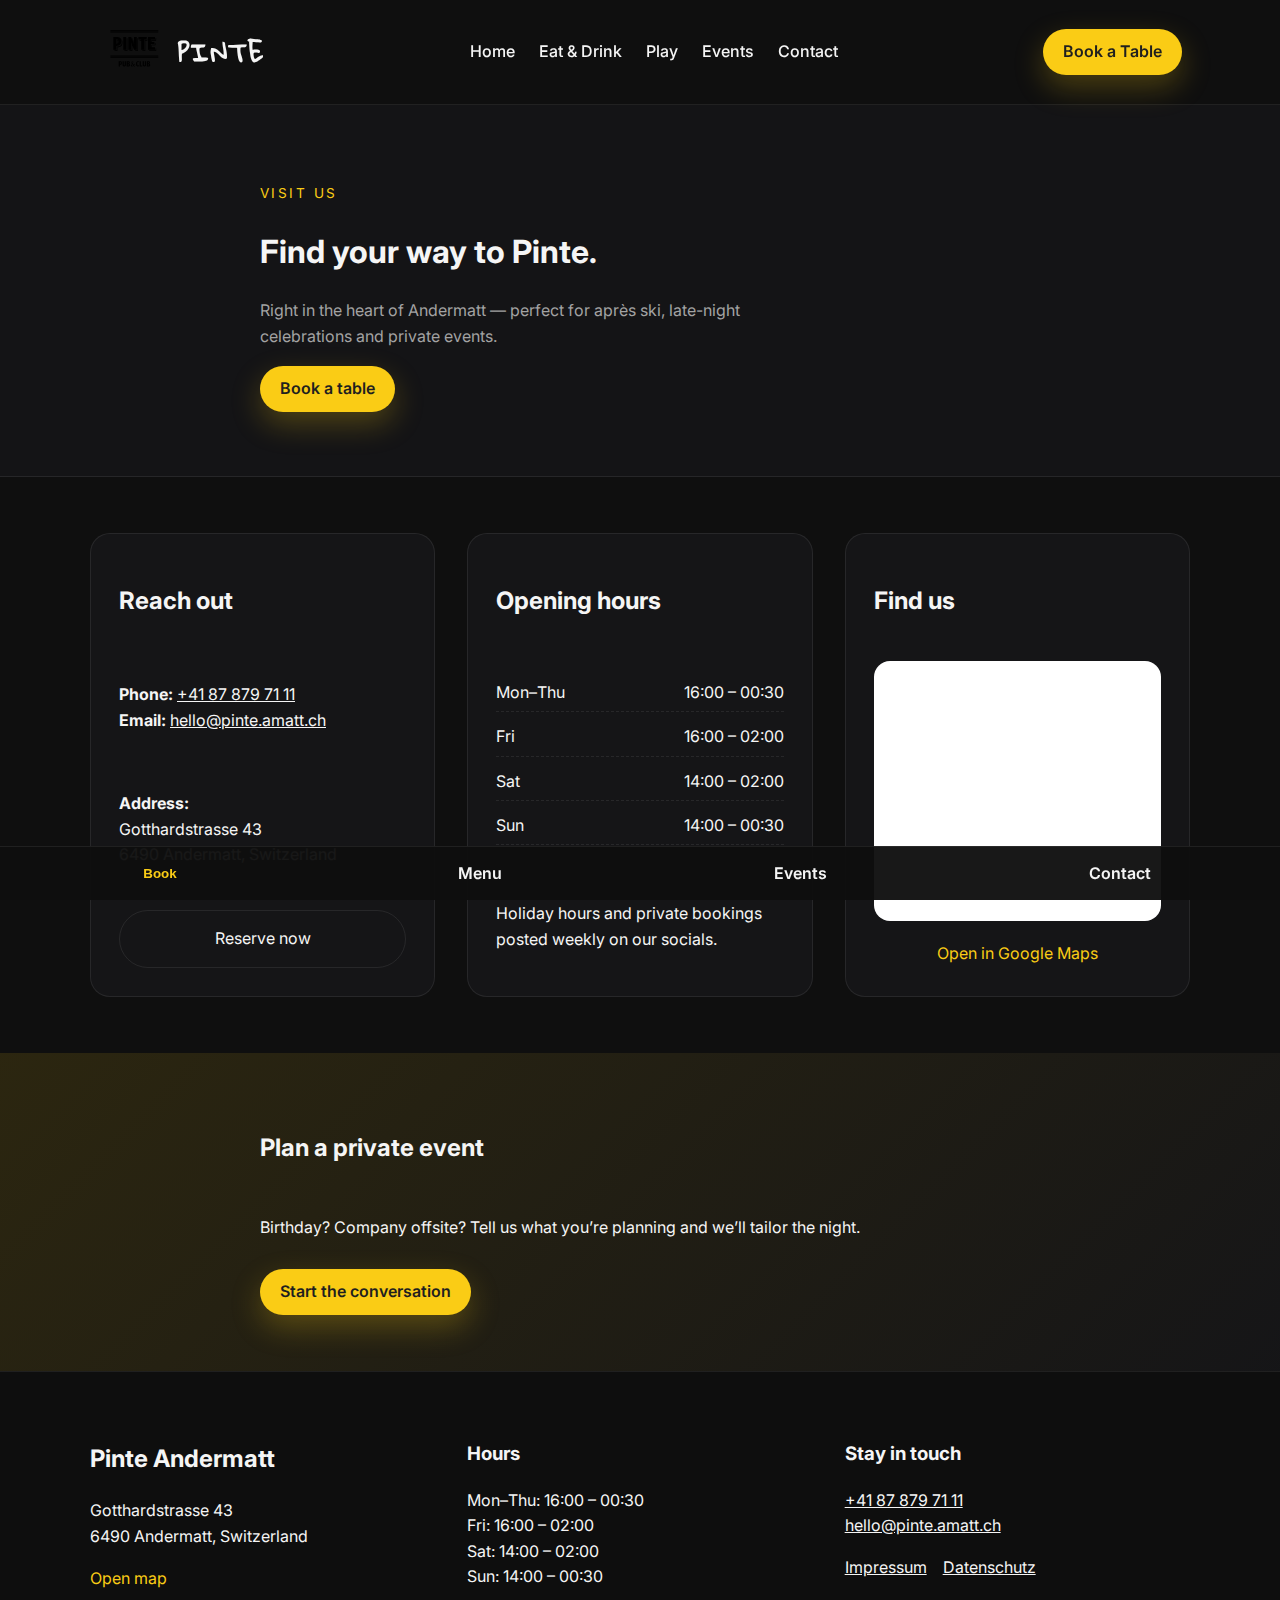
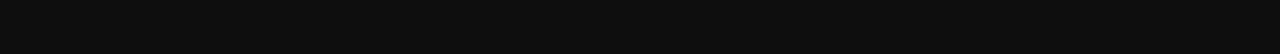
<file: contact.html>
<!DOCTYPE html>
<html lang="en">
<head>
  <meta charset="UTF-8">
  <meta name="viewport" content="width=device-width, initial-scale=1">
  <title>Contact — Visit Pinte Andermatt</title>
  <meta name="description" content="Find directions, opening hours and contact details for Pinte Andermatt. Book a table or plan your private event.">
  <link rel="preconnect" href="https://fonts.googleapis.com">
  <link rel="preconnect" href="https://fonts.gstatic.com" crossorigin>
  <link href="https://fonts.googleapis.com/css2?family=Inter:wght@400;500;600;700&family=Gloria+Hallelujah&display=swap" rel="stylesheet">
  <link rel="canonical" href="https://pinte.amatt.ch/contact.html">
  <link rel="stylesheet" href="style.css">
</head>
<body class="site-body">
  <a class="skip-link" href="#main">Skip to content</a>
  <header class="site-header">
    <div class="container header-inner">
      <a class="brand" href="/">
        <img src="logo.svg" alt="Pinte Andermatt" width="72" height="72" loading="lazy">
        <span class="brand-text">Pinte</span>
      </a>
      <button class="nav-toggle" aria-expanded="false" aria-controls="primary-navigation">
        <span class="sr-only">Toggle navigation</span>
        <span class="nav-toggle-bar"></span>
      </button>
      <nav class="primary-nav" id="primary-navigation" aria-label="Primary">
        <a href="/">Home</a>
        <a href="/menu.html">Eat &amp; Drink</a>
        <a href="/play.html">Play</a>
        <a href="/events.html">Events</a>
        <a href="/contact.html">Contact</a>
      </nav>
      <button class="btn btn-primary" data-booking-trigger>Book a Table</button>
    </div>
  </header>

  <main id="main" class="page page-contact">
    <section class="page-hero">
      <div class="container narrow">
        <p class="eyebrow">Visit us</p>
        <h1>Find your way to Pinte.</h1>
        <p class="lead">Right in the heart of Andermatt — perfect for après ski, late-night celebrations and private events.</p>
        <button class="btn btn-primary" data-booking-trigger>Book a table</button>
      </div>
    </section>

    <section class="contact-grid">
      <div class="container">
        <article>
          <h2>Reach out</h2>
          <p><strong>Phone:</strong> <a href="tel:+41878797111">+41 87 879 71 11</a><br>
             <strong>Email:</strong> <a href="mailto:hello@pinte.amatt.ch">hello@pinte.amatt.ch</a></p>
          <p><strong>Address:</strong><br>Gotthardstrasse 43<br>6490 Andermatt, Switzerland</p>
          <button class="btn btn-secondary" data-booking-trigger>Reserve now</button>
        </article>
        <article>
          <h2>Opening hours</h2>
          <ul class="hours-list">
            <li><span>Mon–Thu</span><span>16:00 – 00:30</span></li>
            <li><span>Fri</span><span>16:00 – 02:00</span></li>
            <li><span>Sat</span><span>14:00 – 02:00</span></li>
            <li><span>Sun</span><span>14:00 – 00:30</span></li>
          </ul>
          <p class="note">Holiday hours and private bookings posted weekly on our socials.</p>
        </article>
        <article>
          <h2>Find us</h2>
          <div class="map-card">
            <iframe title="Pinte Andermatt on Google Maps" src="https://www.google.com/maps/embed?pb=!1m18!1m12!1m3!1d2764.5683805390504!2d8.5934782!3d46.634303599999996!2m3!1f0!2f0!3f0!3m2!1i1024!2i768!4f13.1!3m3!1m2!1s0x47856fac9841b68d%3A0x4d6378c26d964116!2sPinte%20Pub%20%26%20Club!5e0!3m2!1sen!2sch!4v1707330000000!5m2!1sen!2sch" loading="lazy" allowfullscreen="" referrerpolicy="no-referrer-when-downgrade"></iframe>
            <a class="btn btn-link" href="https://maps.app.goo.gl/EHFh8t3i7Z6QG7y36" target="_blank" rel="noreferrer">Open in Google Maps</a>
          </div>
        </article>
      </div>
    </section>

    <section class="cta-slab">
      <div class="container narrow">
        <h2>Plan a private event</h2>
        <p>Birthday? Company offsite? Tell us what you’re planning and we’ll tailor the night.</p>
        <button class="btn btn-primary" data-booking-trigger data-booking-note="Planning a private event">Start the conversation</button>
      </div>
    </section>
  </main>

  <footer class="site-footer">
    <div class="container footer-grid">
      <div>
        <h2>Pinte Andermatt</h2>
        <p>Gotthardstrasse 43<br>6490 Andermatt, Switzerland</p>
        <a class="btn btn-link" href="https://maps.app.goo.gl/EHFh8t3i7Z6QG7y36" target="_blank" rel="noreferrer">Open map</a>
      </div>
      <div>
        <h3>Hours</h3>
        <p>Mon–Thu: 16:00 – 00:30<br>Fri: 16:00 – 02:00<br>Sat: 14:00 – 02:00<br>Sun: 14:00 – 00:30</p>
      </div>
      <div>
        <h3>Stay in touch</h3>
        <p><a href="tel:+41878797111">+41 87 879 71 11</a><br><a href="mailto:hello@pinte.amatt.ch">hello@pinte.amatt.ch</a></p>
        <div class="footer-links">
          <a href="/impressum.html">Impressum</a>
          <a href="/datenschutz.html">Datenschutz</a>
        </div>
      </div>
    </div>
  </footer>

  <div class="mobile-sticky" role="navigation" aria-label="Quick actions">
    <button data-booking-trigger>Book</button>
    <a href="/menu.html">Menu</a>
    <a href="/events.html">Events</a>
    <a href="/contact.html">Contact</a>
  </div>

  <div class="modal" id="bookingModal" aria-hidden="true" role="dialog" aria-labelledby="bookingModalTitle">
    <div class="modal-backdrop" data-modal-close></div>
    <div class="modal-dialog" role="document">
      <button class="modal-close" type="button" data-modal-close aria-label="Close booking form">×</button>
      <h2 id="bookingModalTitle" class="modal-title">Book a table</h2>
      <form id="bookingForm" novalidate>
        <div class="form-row">
          <label for="bookingName">Full name</label>
          <input id="bookingName" name="name" type="text" autocomplete="name" required>
        </div>
        <div class="form-row">
          <label for="bookingEmail">Email</label>
          <input id="bookingEmail" name="email" type="email" autocomplete="email" required>
        </div>
        <div class="form-row">
          <label for="bookingPhone">Phone</label>
          <input id="bookingPhone" name="phone" type="tel" autocomplete="tel" required>
        </div>
        <div class="form-row form-row-inline">
          <div>
            <label for="bookingDate">Date</label>
            <input id="bookingDate" name="date" type="date" required>
          </div>
          <div>
            <label for="bookingTime">Time</label>
            <input id="bookingTime" name="time" type="time" required>
          </div>
          <div>
            <label for="bookingSize">Guests</label>
            <input id="bookingSize" name="partySize" type="number" min="1" max="20" required>
          </div>
        </div>
        <div class="form-row">
          <label for="bookingNotes">Notes</label>
          <textarea id="bookingNotes" name="notes" rows="3" placeholder="Celebrating something special?"></textarea>
        </div>
        <div id="bookingMessage" class="form-message" role="status" aria-live="polite"></div>
        <button id="bookingSubmit" class="btn btn-primary" type="submit">Send request</button>
      </form>
    </div>
  </div>

  <script type="module" src="main.js" defer></script>
</body>
</html>
</file>
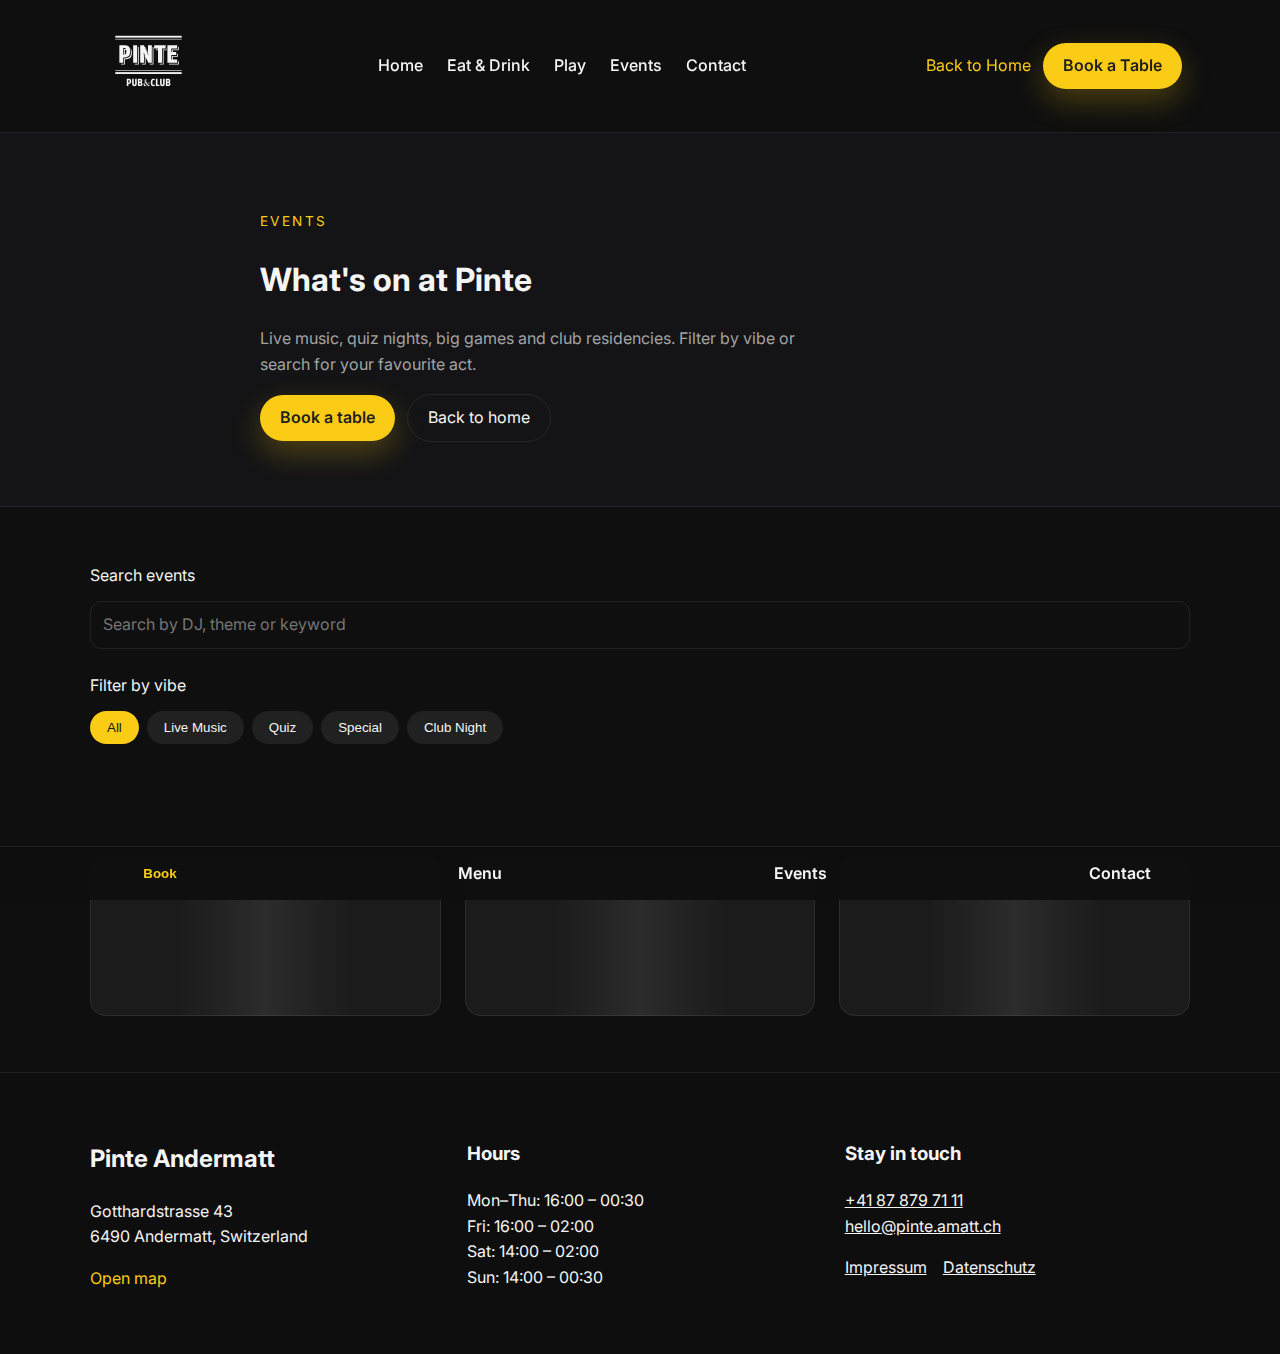
<file: events.html>
<!DOCTYPE html>
<html lang="en">
<head>
  <meta charset="UTF-8">
  <meta name="viewport" content="width=device-width, initial-scale=1">
  <title>What's On — Pinte Andermatt</title>
  <meta name="description" content="Discover live music, quiz nights, club takeovers and special events at Pinte Andermatt.">
  <link rel="preconnect" href="https://fonts.googleapis.com">
  <link rel="preconnect" href="https://fonts.gstatic.com" crossorigin>
  <link href="https://fonts.googleapis.com/css2?family=Inter:wght@400;500;600;700&family=Gloria+Hallelujah&display=swap" rel="stylesheet">
  <link rel="canonical" href="https://pinte.amatt.ch/events.html">
  <link rel="stylesheet" href="style.css?v=1.0.4">
</head>
<body class="site-body">
  <a class="skip-link" href="#main">Skip to content</a>
  <header class="site-header">
    <div class="container header-inner">
      <a class="brand" href="/">
        <svg xmlns="http://www.w3.org/2000/svg" viewBox="0 0 1077.17 1077.17" fill="currentColor" aria-hidden="true" width="100" height="100" focusable="false">
          <rect x="186.36" y="604.69" width="715.26" height="19.81"/>
          <rect x="186.36" y="584.89" width="715.26" height="6.62"/>
          <rect x="186.36" y="213.06" width="715.26" height="19.81"/>
          <rect x="186.36" y="246.06" width="715.26" height="6.62"/>
          <path d="M861.4,514.16h-96.14v9.58h104.94v-36.25h-8.8v26.66ZM302.42,357.4c-3.6-1.49-8.01-1.84-13.22-1.84h-8.02v61.42c-2.7.34-5.61.55-8.8.67v-71.67h8.02c10.8,0,18.28,1.28,22.03,11.42M289.98,414.99v-49.85h8.01c2.29,0,4.38.1,6.34.31.55,3.82.84,8.34.84,13.77,0,22.55-4.77,31.88-15.2,35.77M347.51,379.22c0-56.14-27.3-65.4-68.37-65.4h-49.09v190.76h42.33v-56.96c48.34-1.09,75.14-15.26,75.14-68.4M365.12,398.39c0-28.2-6.9-44.56-18.96-53.87,6.53,9.82,10.15,23.95,10.15,44.29,0,53.14-26.8,67.31-75.14,68.4v56.96h-33.52v9.58h42.33v-56.96c48.34-1.09,75.14-15.26,75.14-68.4M378.83,504.58h42.83v-190.76h-42.83v190.76ZM396.44,523.75h42.83v-190.76h-8.81v181.18h-34.02v9.58ZM541.53,504.58h38.07v-190.76h-41.07v53.41c0,7.98.3,16.85.71,25.25-.3-.67-.58-1.34-.88-2l-25.8-57.5h-4.5l21.5,47.92c3.9,8.67,7.45,17.54,10.48,25.6.75,11.79,1.5,20.41,1.5,20.41,0,0-8.76-28.89-20.78-55.59l-25.8-57.5h-40.32v190.76h41.07v-57.5c0-23.98-3.5-57.77-3.5-57.77,0,0,4.57,13.05,10.44,28.01.91,11.66,1.87,26.82,1.87,39.35v57.5h-32.27v9.58h41.07v-57.5c0-8-.39-17.06-.91-25.62.11.24.22.49.33.73l28.8,63.22ZM559.15,523.75h38.07v-190.76h-8.81v181.18h-33.63l4.37,9.58ZM725.42,350.34l5.01-36.52h-124.98v36.52h41.32v9.58h-23.71v9.58h23.71v135.08h42.33v-154.24h36.32ZM706.71,369.5h31.97v-36.52h-.77l-3.7,26.93h-36.31v154.25h-33.52v9.58h42.33v-154.25ZM871.46,332.98h-9.67l-2.39,26.66h-60.61v27.75h-8.8v-37.33h60.61l3.26-36.25h-106.19v190.76h104.94v-36.24h-45v-29.07h52.59v-32.7h-8.81v23.12h-52.59v38.65h-8.8v-48.23h52.59v-32.7h-34.98v-18.17h60.61l3.26-36.25Z"/>
          <path d="M763.41,731.35c0,9.02-3.79,10.46-11.97,10.46h-3.48v-21.37h3.38c8.39,0,12.07,1.56,12.07,10.9M761.47,697.75c0,8.57-2.86,10.46-10.13,10.46h-3.38v-19.15h3.27c6.96,0,10.23,1.22,10.23,8.68M780.7,732.13c0-14.35-9.21-17.14-15.86-18.25,6.14-1.56,13.81-4.56,13.81-17.36,0-17.58-11.15-20.03-27.62-20.03h-20.36v77.91h20.36c18.11,0,29.66-2.01,29.66-22.26M718.5,730.58v-54.09h-17.29v53.76c0,8.46-2.05,11.24-7.47,11.24s-7.57-3.34-7.57-11.24v-53.76h-17.29v54.09c0,17.48,7.26,24.93,24.86,24.93s24.75-7.9,24.75-24.93M662.34,739.59h-21.79v-63.1h-17.28v77.91h37.43l1.64-14.8ZM611.04,752.5v-14.24s-7.06,2.78-13.5,2.78c-7.67,0-11.56-5.46-11.56-25.6s5.63-25.93,12.58-25.93c5.32,0,12.48,2.78,12.48,2.78v-14.13s-5.63-2.79-13.4-2.79c-10.13,0-28.95,3.9-28.95,40.07s15.24,40.07,27.41,40.07c9.1,0,14.93-3,14.93-3M499.91,727.47c0-4.04,2.63-6.9,8.35-11.45,4.17,6.4,12.52,18.68,18.09,25.92-2.48,3.53-6.03,6.73-10.21,6.73-7.12,0-16.24-17.17-16.24-21.21M518.78,709.12c6.03-4.37,10.36-9.42,10.36-17.67s-5.42-13.13-12.06-13.13c-8.82,0-15.31,8.08-15.31,17.67,0,6.06,1.7,11.78,5.1,17.67-8.51,6.39-16.24,13.8-16.24,24.06,0,6.39,5.41,18,16.24,18,9.9,0,14.54-4.54,21.19-11.95,5.41,7.58,11.13,11.95,16.39,11.95,10.05,0,14.85-9.59,18.25-17.17l-1.55-1.01c-2.63,3.7-5.41,10.1-10.36,10.1s-11.13-9.43-15.31-14.98c1.55-2.69,7.27-12.29,9.28-12.45-.47,1.01-.78,2.19-.78,4.04,0,2.52,1.86,6.06,5.57,6.06s6.49-2.69,6.49-7.4-3.4-7.74-6.81-7.74c-5.57,0-8.19,4.54-15,15.99l-15.47-22.05ZM511.04,689.77c0-5.38,2.94-8.75,7.74-8.75,4.48,0,7.89,5.22,7.89,10.43,0,7.74-4.17,12.29-9.28,15.48-2.94-5.05-6.34-10.77-6.34-17.17M462.15,731.35c0,9.02-3.78,10.46-11.97,10.46h-3.48v-21.37h3.38c8.39,0,12.07,1.56,12.07,10.9M460.21,697.75c0,8.57-2.86,10.46-10.13,10.46h-3.38v-19.15h3.27c6.96,0,10.23,1.22,10.23,8.68M479.43,732.13c0-14.35-9.2-17.14-15.85-18.25,6.14-1.56,13.81-4.56,13.81-17.36,0-17.58-11.15-20.03-27.62-20.03h-20.35v77.91h20.35c18.11,0,29.66-2.01,29.66-22.26M417.24,730.58v-54.09h-17.29v53.76c0,8.46-2.04,11.24-7.47,11.24s-7.57-3.34-7.57-11.24v-53.76h-17.29v54.09c0,17.48,7.26,24.93,24.85,24.93s24.75-7.9,24.75-24.93M340.6,703.2c0,13.35-4.09,15.36-13.4,15.69v-29.27h3.27c6.55,0,10.13,1.11,10.13,13.58M357.88,703.2c0-22.92-11.15-26.71-27.92-26.71h-20.05v77.91h17.28v-23.26c19.74-.45,30.69-6.23,30.69-27.93"/>
        </svg>
      </a>
      <button class="nav-toggle" aria-expanded="false" aria-controls="primary-navigation">
        <span class="sr-only">Toggle navigation</span>
        <span class="nav-toggle-bar"></span>
      </button>
      <nav class="primary-nav" id="primary-navigation" aria-label="Primary">
        <a href="/">Home</a>
        <a href="/menu.html">Eat &amp; Drink</a>
        <a href="/play.html">Play</a>
        <a href="/events.html">Events</a>
        <a href="/contact.html">Contact</a>
      </nav>
      <div class="header-actions">
        <a class="btn btn-link" href="/">Back to Home</a>
        <button class="btn btn-primary" data-booking-trigger>Book a Table</button>
      </div>
    </div>
  </header>

  <main id="main" class="page page-events">
    <section class="page-hero">
      <div class="container narrow">
        <p class="eyebrow">Events</p>
        <h1>What's on at Pinte</h1>
        <p class="lead">Live music, quiz nights, big games and club residencies. Filter by vibe or search for your favourite act.</p>
        <div class="hero-actions">
          <button class="btn btn-primary" data-booking-trigger>Book a table</button>
          <a class="btn btn-secondary" href="/">Back to home</a>
        </div>
      </div>
    </section>

    <section class="events-controls" aria-label="Event filters">
      <div class="container">
        <div class="controls-grid">
          <div class="control-group">
            <label for="searchBox" class="control-label">Search events</label>
            <input type="search" id="searchBox" placeholder="Search by DJ, theme or keyword" autocomplete="off">
          </div>
          <div class="control-group">
            <span class="control-label">Filter by vibe</span>
            <div id="filters" class="filter-chips" role="group" aria-label="Filter events by category">
              <button type="button" class="chip" data-filter="all" aria-pressed="true">All</button>
              <button type="button" class="chip" data-filter="Live Music">Live Music</button>
              <button type="button" class="chip" data-filter="Quiz">Quiz</button>
              <button type="button" class="chip" data-filter="Special">Special</button>
              <button type="button" class="chip" data-filter="Club Night">Club Night</button>
            </div>
          </div>
        </div>
      </div>
    </section>

    <section class="events-grid-section" aria-live="polite">
      <div class="container">
        <div id="events-grid" class="events-grid" data-loading>
          <div class="event-card skeleton" aria-hidden="true"></div>
          <div class="event-card skeleton" aria-hidden="true"></div>
          <div class="event-card skeleton" aria-hidden="true"></div>
        </div>
        <div id="events-empty" class="events-empty" hidden>
          <h2>No events match your filters.</h2>
          <p>Try a different vibe or <button class="btn btn-inline" data-reset-filters type="button">reset filters</button>.</p>
        </div>
      </div>
    </section>
  </main>

  <footer class="site-footer">
    <div class="container footer-grid">
      <div>
        <h2>Pinte Andermatt</h2>
        <p>Gotthardstrasse 43<br>6490 Andermatt, Switzerland</p>
        <a class="btn btn-link" href="https://maps.app.goo.gl/EHFh8t3i7Z6QG7y36" target="_blank" rel="noreferrer">Open map</a>
      </div>
      <div>
        <h3>Hours</h3>
        <p>Mon–Thu: 16:00 – 00:30<br>Fri: 16:00 – 02:00<br>Sat: 14:00 – 02:00<br>Sun: 14:00 – 00:30</p>
      </div>
      <div>
        <h3>Stay in touch</h3>
        <p><a href="tel:+41878797111">+41 87 879 71 11</a><br><a href="mailto:hello@pinte.amatt.ch">hello@pinte.amatt.ch</a></p>
        <div class="footer-links">
          <a href="/impressum.html">Impressum</a>
          <a href="/datenschutz.html">Datenschutz</a>
        </div>
      </div>
    </div>
  </footer>

  <div class="mobile-sticky" role="navigation" aria-label="Quick actions">
    <button data-booking-trigger>Book</button>
    <a href="/menu.html">Menu</a>
    <a href="/events.html">Events</a>
    <a href="/contact.html">Contact</a>
  </div>

  <div class="modal" id="eventModal" aria-hidden="true" role="dialog" aria-labelledby="eventModalTitle">
    <div class="modal-backdrop" data-modal-close></div>
    <div class="modal-dialog" role="document">
      <button class="modal-close" type="button" data-modal-close aria-label="Close event details">×</button>
      <div class="event-modal-body">
        <h2 id="eventModalTitle" tabindex="-1"></h2>
        <p id="eventModalDate" class="event-modal-meta"></p>
        <p id="eventModalDescription"></p>
        <div class="event-modal-actions">
          <a id="eventModalTicket" class="btn btn-secondary" href="#" target="_blank" rel="noreferrer">Get tickets</a>
          <button class="btn btn-primary" type="button" data-modal-book>Book a table</button>
        </div>
      </div>
    </div>
  </div>

  <script type="module" src="main.js" defer></script>
</body>
</html>
</file>
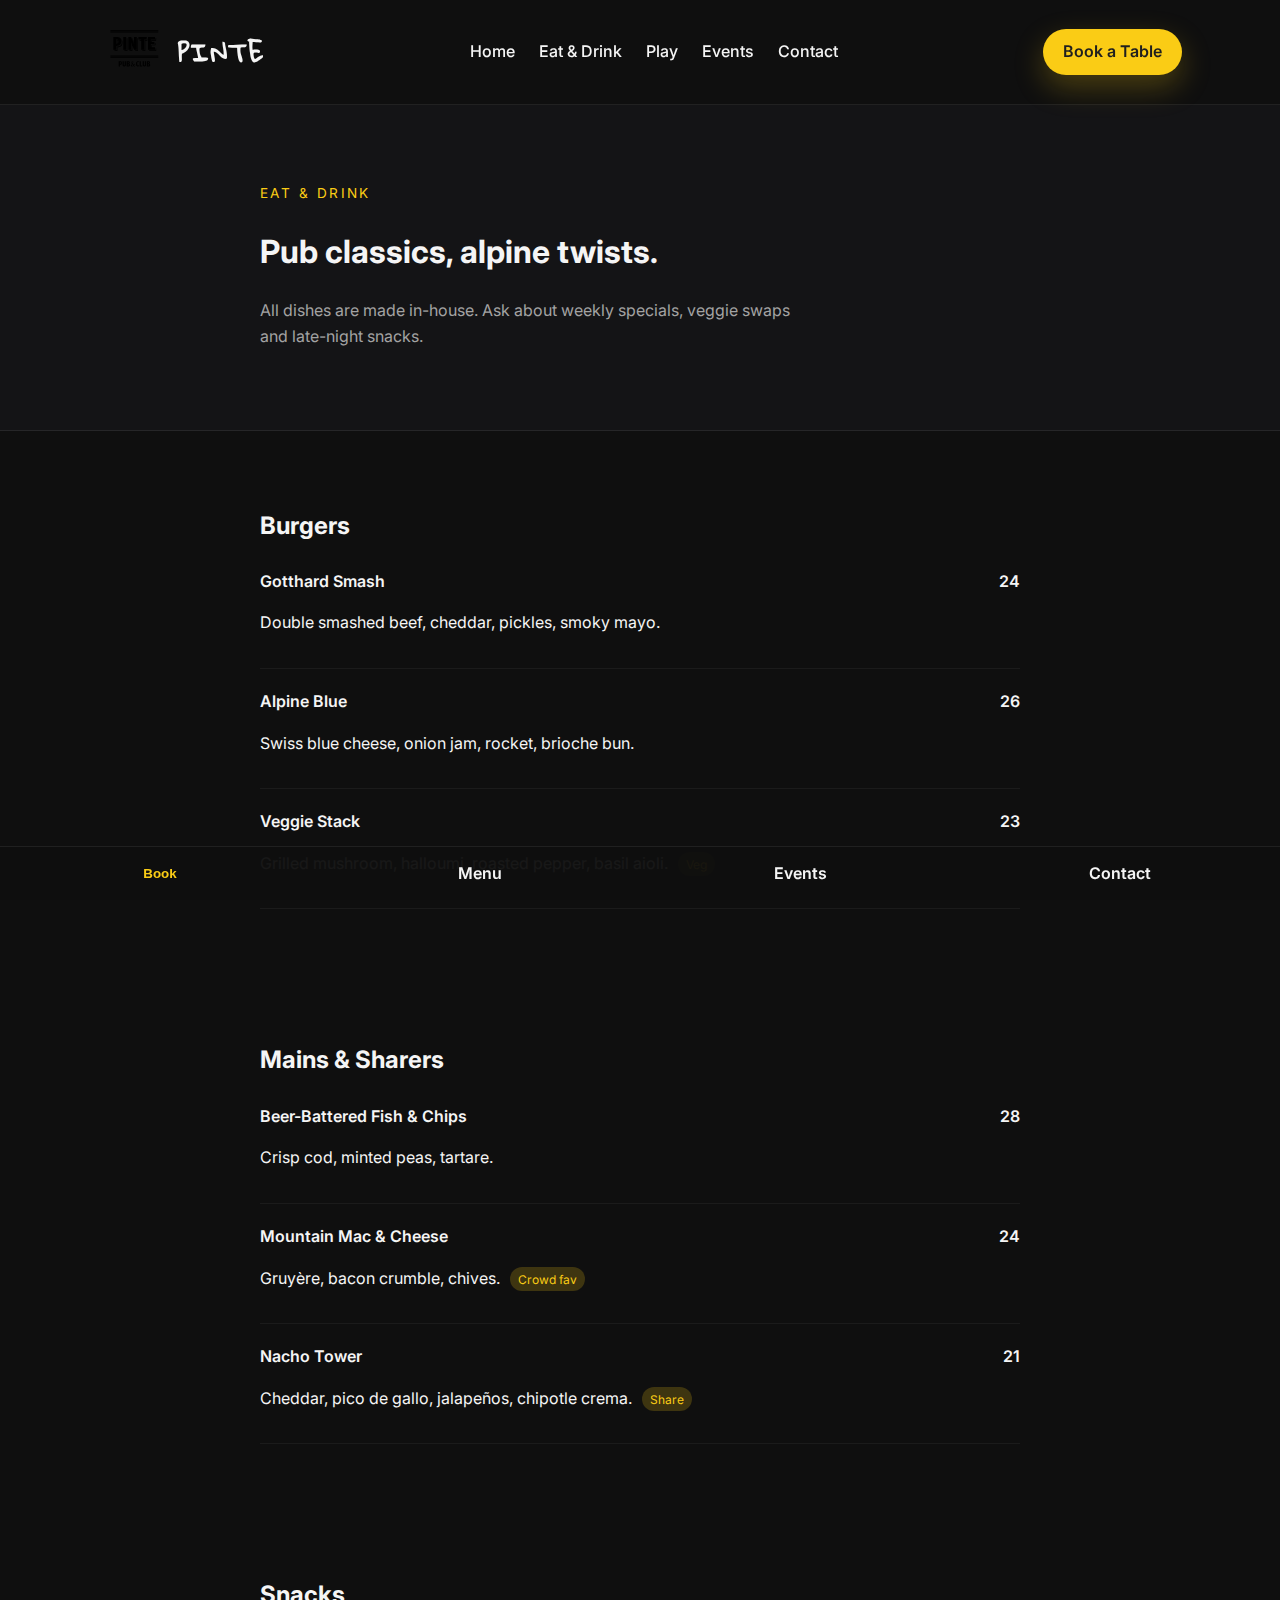
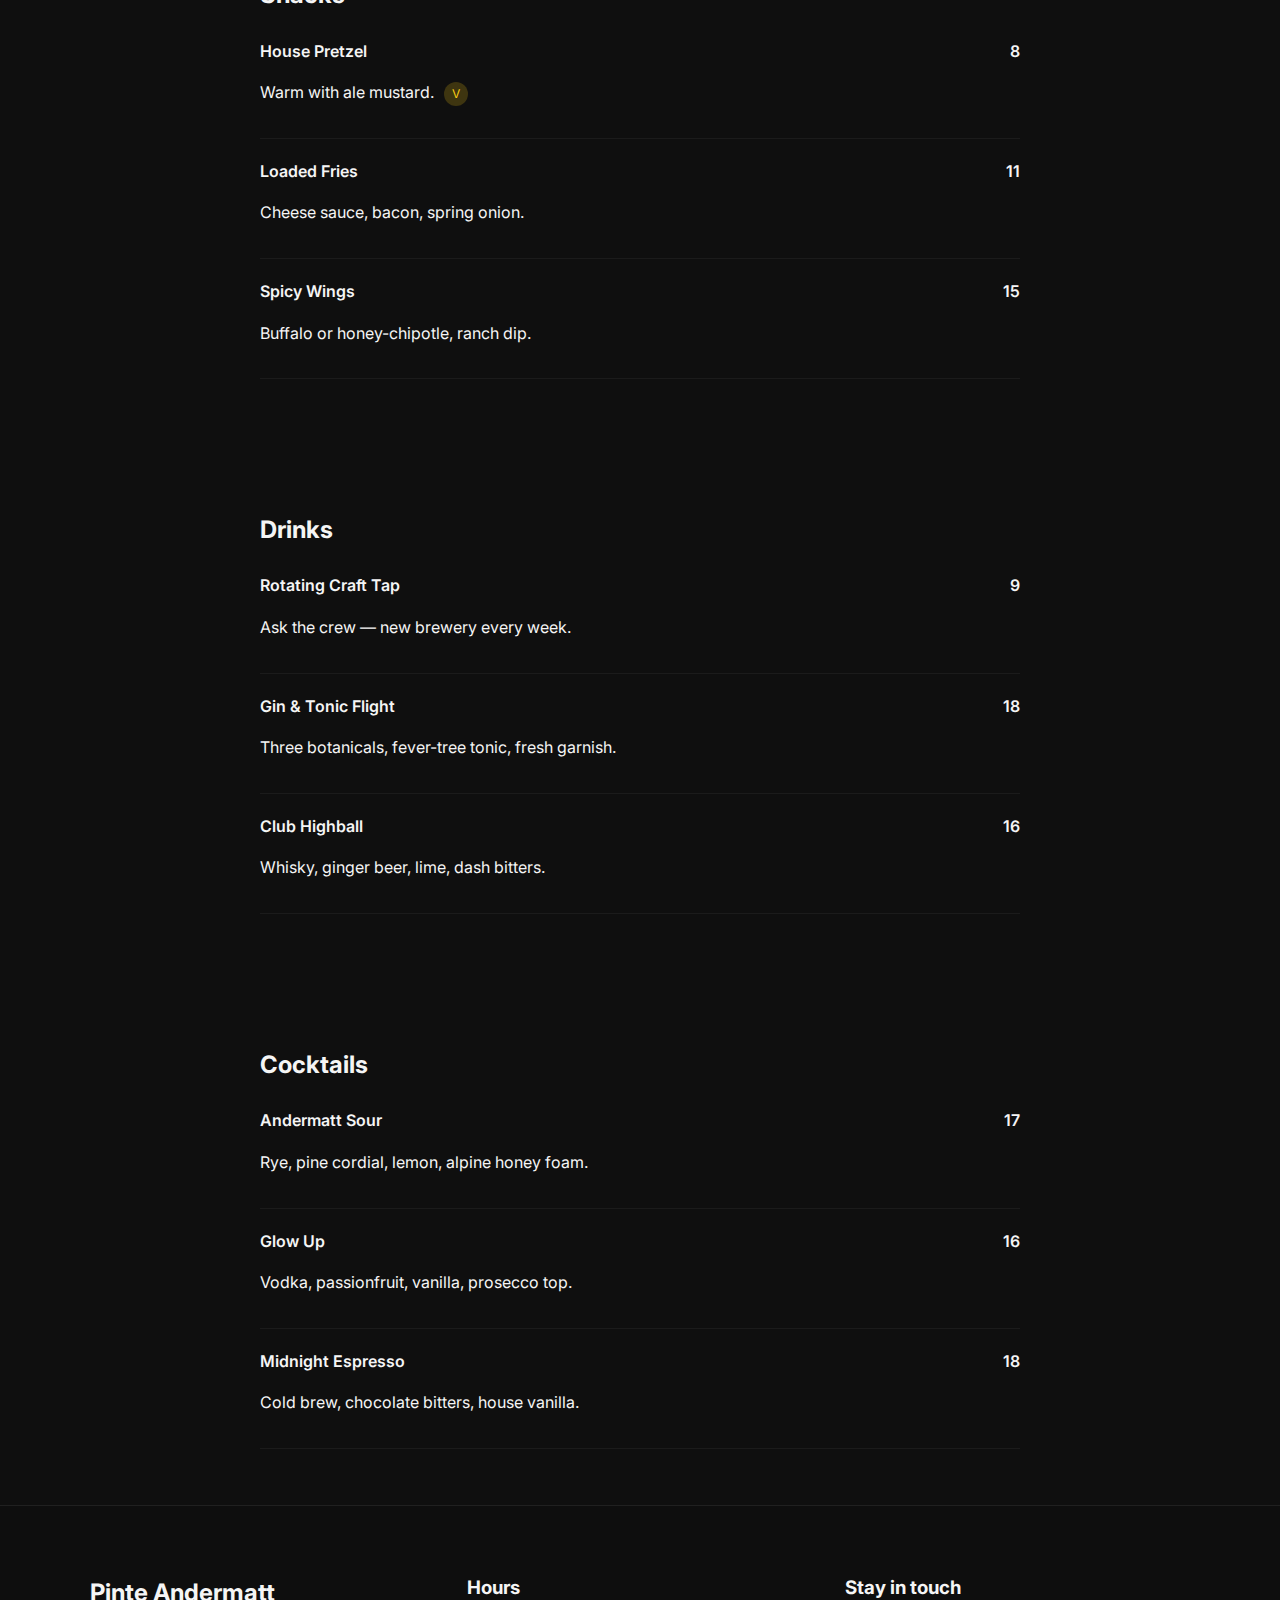
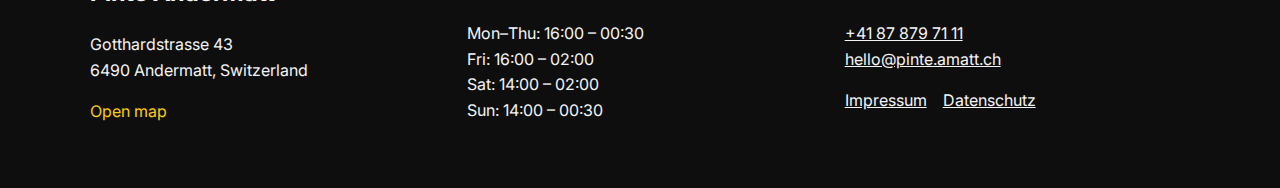
<file: menu.html>
<!DOCTYPE html>
<html lang="en">
<head>
  <meta charset="UTF-8">
  <meta name="viewport" content="width=device-width, initial-scale=1">
  <title>Menu — Burgers, Beer, Cocktails | Pinte Andermatt</title>
  <meta name="description" content="Explore the Pinte menu with stacked burgers, alpine mains, veggie plates, cocktails and craft beer.">
  <link rel="preconnect" href="https://fonts.googleapis.com">
  <link rel="preconnect" href="https://fonts.gstatic.com" crossorigin>
  <link href="https://fonts.googleapis.com/css2?family=Inter:wght@400;500;600;700&family=Gloria+Hallelujah&display=swap" rel="stylesheet">
  <link rel="canonical" href="https://pinte.amatt.ch/menu.html">
  <link rel="stylesheet" href="style.css">
</head>
<body class="site-body">
  <a class="skip-link" href="#main">Skip to content</a>
  <header class="site-header">
    <div class="container header-inner">
      <a class="brand" href="/">
        <img src="logo.svg" alt="Pinte Andermatt" width="72" height="72" loading="lazy">
        <span class="brand-text">Pinte</span>
      </a>
      <button class="nav-toggle" aria-expanded="false" aria-controls="primary-navigation">
        <span class="sr-only">Toggle navigation</span>
        <span class="nav-toggle-bar"></span>
      </button>
      <nav class="primary-nav" id="primary-navigation" aria-label="Primary">
        <a href="/">Home</a>
        <a href="/menu.html">Eat &amp; Drink</a>
        <a href="/play.html">Play</a>
        <a href="/events.html">Events</a>
        <a href="/contact.html">Contact</a>
      </nav>
      <div class="header-actions">
        <button class="btn btn-primary" data-booking-trigger>Book a Table</button>
      </div>
    </div>
  </header>

  <main id="main" class="page page-menu">
    <section class="page-hero">
      <div class="container narrow">
        <p class="eyebrow">Eat &amp; Drink</p>
        <h1>Pub classics, alpine twists.</h1>
        <p class="lead">All dishes are made in-house. Ask about weekly specials, veggie swaps and late-night snacks.</p>
      </div>
    </section>

    <section class="menu-section" aria-labelledby="burgers-title">
      <div class="container narrow">
        <h2 id="burgers-title">Burgers</h2>
        <ul class="menu-list">
          <li><span class="item-name">Gotthard Smash</span><span class="item-price">24</span><p>Double smashed beef, cheddar, pickles, smoky mayo.</p></li>
          <li><span class="item-name">Alpine Blue</span><span class="item-price">26</span><p>Swiss blue cheese, onion jam, rocket, brioche bun.</p></li>
          <li><span class="item-name">Veggie Stack</span><span class="item-price">23</span><p>Grilled mushroom, halloumi, roasted pepper, basil aioli. <span class="tag">Veg</span></p></li>
        </ul>
      </div>
    </section>

    <section class="menu-section" aria-labelledby="mains-title">
      <div class="container narrow">
        <h2 id="mains-title">Mains &amp; Sharers</h2>
        <ul class="menu-list">
          <li><span class="item-name">Beer-Battered Fish &amp; Chips</span><span class="item-price">28</span><p>Crisp cod, minted peas, tartare.</p></li>
          <li><span class="item-name">Mountain Mac &amp; Cheese</span><span class="item-price">24</span><p>Gruyère, bacon crumble, chives. <span class="tag">Crowd fav</span></p></li>
          <li><span class="item-name">Nacho Tower</span><span class="item-price">21</span><p>Cheddar, pico de gallo, jalapeños, chipotle crema. <span class="tag">Share</span></p></li>
        </ul>
      </div>
    </section>

    <section class="menu-section" aria-labelledby="snacks-title">
      <div class="container narrow">
        <h2 id="snacks-title">Snacks</h2>
        <ul class="menu-list">
          <li><span class="item-name">House Pretzel</span><span class="item-price">8</span><p>Warm with ale mustard. <span class="tag">V</span></p></li>
          <li><span class="item-name">Loaded Fries</span><span class="item-price">11</span><p>Cheese sauce, bacon, spring onion.</p></li>
          <li><span class="item-name">Spicy Wings</span><span class="item-price">15</span><p>Buffalo or honey-chipotle, ranch dip.</p></li>
        </ul>
      </div>
    </section>

    <section class="menu-section" aria-labelledby="drinks-title">
      <div class="container narrow">
        <h2 id="drinks-title">Drinks</h2>
        <ul class="menu-list">
          <li><span class="item-name">Rotating Craft Tap</span><span class="item-price">9</span><p>Ask the crew — new brewery every week.</p></li>
          <li><span class="item-name">Gin &amp; Tonic Flight</span><span class="item-price">18</span><p>Three botanicals, fever-tree tonic, fresh garnish.</p></li>
          <li><span class="item-name">Club Highball</span><span class="item-price">16</span><p>Whisky, ginger beer, lime, dash bitters.</p></li>
        </ul>
      </div>
    </section>

    <section class="menu-section" aria-labelledby="cocktails-title">
      <div class="container narrow">
        <h2 id="cocktails-title">Cocktails</h2>
        <ul class="menu-list">
          <li><span class="item-name">Andermatt Sour</span><span class="item-price">17</span><p>Rye, pine cordial, lemon, alpine honey foam.</p></li>
          <li><span class="item-name">Glow Up</span><span class="item-price">16</span><p>Vodka, passionfruit, vanilla, prosecco top.</p></li>
          <li><span class="item-name">Midnight Espresso</span><span class="item-price">18</span><p>Cold brew, chocolate bitters, house vanilla.</p></li>
        </ul>
      </div>
    </section>
  </main>

  <footer class="site-footer">
    <div class="container footer-grid">
      <div>
        <h2>Pinte Andermatt</h2>
        <p>Gotthardstrasse 43<br>6490 Andermatt, Switzerland</p>
        <a class="btn btn-link" href="https://maps.app.goo.gl/EHFh8t3i7Z6QG7y36" target="_blank" rel="noreferrer">Open map</a>
      </div>
      <div>
        <h3>Hours</h3>
        <p>Mon–Thu: 16:00 – 00:30<br>Fri: 16:00 – 02:00<br>Sat: 14:00 – 02:00<br>Sun: 14:00 – 00:30</p>
      </div>
      <div>
        <h3>Stay in touch</h3>
        <p><a href="tel:+41878797111">+41 87 879 71 11</a><br><a href="mailto:hello@pinte.amatt.ch">hello@pinte.amatt.ch</a></p>
        <div class="footer-links">
          <a href="/impressum.html">Impressum</a>
          <a href="/datenschutz.html">Datenschutz</a>
        </div>
      </div>
    </div>
  </footer>

  <div class="mobile-sticky" role="navigation" aria-label="Quick actions">
    <button data-booking-trigger>Book</button>
    <a href="/menu.html">Menu</a>
    <a href="/events.html">Events</a>
    <a href="/contact.html">Contact</a>
  </div>

  <script type="module" src="main.js" defer></script>
</body>
</html>
</file>
<file: style.css>
:root {
  color-scheme: dark;
  --bg: #0f0f0f;
  --surface: rgba(26, 26, 26, 0.85);
  --surface-strong: #1a1a1a;
  --accent: #facc15;
  --accent-strong: #d4a20a;
  --text: #f5f5f5;
  --muted: #a3a3a3;
  --border: rgba(255, 255, 255, 0.08);
  --max-width: 1100px;
}

* {
  box-sizing: border-box;
}

body.site-body {
  margin: 0;
  font-family: 'Inter', sans-serif;
  background: var(--bg);
  color: var(--text);
  line-height: 1.6;
}

body.nav-is-open {
  overflow: hidden;
}

a {
  color: inherit;
}

a:hover,
a:focus-visible {
  color: var(--accent);
}

img {
  max-width: 100%;
  display: block;
}

.container {
  width: min(100% - 2rem, var(--max-width));
  margin-inline: auto;
}

.container.narrow {
  width: min(100% - 2rem, 760px);
}

.skip-link {
  position: absolute;
  left: -999px;
  top: 1rem;
  padding: 0.75rem 1rem;
  background: var(--accent);
  color: #18181b;
  border-radius: 999px;
  font-weight: 600;
  z-index: 1000;
}

.sr-only {
  position: absolute;
  width: 1px;
  height: 1px;
  padding: 0;
  margin: -1px;
  overflow: hidden;
  clip: rect(0, 0, 0, 0);
  white-space: nowrap;
  border: 0;
}

.skip-link:focus {
  left: 1rem;
}

.site-header {
  position: sticky;
  top: 0;
  z-index: 999;
  background: rgba(15, 15, 15, 0.92);
  backdrop-filter: blur(12px);
  border-bottom: 1px solid var(--border);
}

.header-inner {
  display: flex;
  align-items: center;
  justify-content: space-between;
  padding: 1rem 0.5rem;
  gap: 1rem;
}

.brand {
  display: inline-flex;
  align-items: center;
  gap: 0.5rem;
  text-decoration: none;
  font-weight: 700;
  letter-spacing: 0.08em;
  text-transform: uppercase;
}

.brand-text {
  font-family: 'Gloria Hallelujah', cursive;
  font-size: 1.5rem;
}

.primary-nav {
  display: flex;
  align-items: center;
  gap: 1.5rem;
  font-weight: 500;
}

.primary-nav a {
  text-decoration: none;
  position: relative;
  padding: 0.25rem 0;
}

.primary-nav a.is-current::after,
.primary-nav a:focus-visible::after,
.primary-nav a:hover::after {
  content: '';
  position: absolute;
  left: 0;
  bottom: -0.35rem;
  width: 100%;
  height: 2px;
  background: var(--accent);
}

.header-actions {
  display: flex;
  align-items: center;
  gap: 0.75rem;
}

.btn {
  border: none;
  cursor: pointer;
  font: inherit;
  display: inline-flex;
  align-items: center;
  justify-content: center;
  gap: 0.4rem;
  border-radius: 999px;
  padding: 0.65rem 1.25rem;
  text-decoration: none;
  transition: transform 0.2s ease, box-shadow 0.2s ease, background 0.2s ease;
}

.btn-primary {
  background: var(--accent);
  color: #1f1f1f;
  font-weight: 600;
  box-shadow: 0 12px 30px rgba(250, 204, 21, 0.25);
}

.btn-primary:hover,
.btn-primary:focus-visible {
  background: var(--accent-strong);
  transform: translateY(-1px);
}

.btn-secondary {
  background: transparent;
  color: var(--text);
  border: 1px solid var(--border);
}

.btn-outline {
  background: transparent;
  color: var(--text);
  border: 1px solid rgba(250, 204, 21, 0.35);
}

.btn-outline:hover,
.btn-outline:focus-visible {
  border-color: var(--accent);
  color: var(--accent);
}

.btn-link {
  background: none;
  padding: 0;
  color: var(--accent);
  text-decoration: none;
}

.btn-inline {
  background: none;
  border: none;
  color: var(--accent);
  font-weight: 600;
  cursor: pointer;
  text-decoration: underline;
}

.hero {
  position: relative;
  min-height: 60vh;
  display: grid;
  align-items: center;
  overflow: hidden;
}

.hero-media img {
  width: 100%;
  height: 100%;
  object-fit: cover;
  filter: brightness(0.55);
}

.hero-content {
  position: relative;
  z-index: 1;
  padding: 4rem 0;
}

.eyebrow {
  text-transform: uppercase;
  letter-spacing: 0.18em;
  font-size: 0.85rem;
  color: var(--accent);
  margin-bottom: 0.75rem;
}

.hero h1 {
  font-size: clamp(2.4rem, 4vw, 3.6rem);
  margin: 0 0 1rem;
  line-height: 1.1;
}

.lead {
  color: var(--muted);
  max-width: 540px;
}

.hero-actions,
.door-actions,
.cta-slab .container,
.section-heading {
  display: flex;
  flex-wrap: wrap;
  align-items: center;
  gap: 0.75rem;
}

.two-doors {
  padding: 4rem 0;
  background: radial-gradient(circle at top, rgba(250, 204, 21, 0.08), transparent 55%);
}

.doors-grid {
  display: grid;
  gap: 1.5rem;
}

.door {
  padding: 2rem;
  border-radius: 1.25rem;
  border: 1px solid var(--border);
  backdrop-filter: blur(6px);
  background: rgba(24, 24, 27, 0.75);
}

.door h3 {
  margin: 0 0 0.75rem;
  font-size: 1.75rem;
}

.door-pub {
  background: linear-gradient(135deg, rgba(250, 204, 21, 0.1), rgba(31, 31, 31, 0.9));
}

.door-club {
  background: linear-gradient(135deg, rgba(129, 140, 248, 0.15), rgba(31, 31, 31, 0.9));
}

.whats-on {
  padding: 4rem 0;
}

.event-teasers {
  display: grid;
  gap: 1rem;
}

.event-card,
.event-teaser-card {
  border-radius: 1rem;
  padding: 1.5rem;
  background: rgba(24, 24, 27, 0.8);
  border: 1px solid var(--border);
  display: flex;
  flex-direction: column;
  gap: 0.5rem;
  transition: transform 0.2s ease, box-shadow 0.2s ease;
}

.event-card:hover,
.event-teaser-card:hover {
  transform: translateY(-2px);
  box-shadow: 0 18px 40px rgba(0, 0, 0, 0.35);
}

.event-teaser-skeleton {
  padding: 2rem;
  border-radius: 1rem;
  background: linear-gradient(90deg, rgba(255,255,255,0.05) 25%, rgba(255,255,255,0.12) 50%, rgba(255,255,255,0.05) 75%);
  animation: pulse 1.5s infinite;
}

@keyframes pulse {
  0% { background-position: 0% 50%; }
  100% { background-position: 200% 50%; }
}

.event-fallback {
  margin-top: 2rem;
  padding: 2rem;
  border-radius: 1rem;
  background: rgba(24, 24, 27, 0.6);
  border: 1px solid var(--border);
}

.social-proof {
  padding: 4rem 0;
  background: linear-gradient(180deg, rgba(24, 24, 27, 0.9), rgba(24, 24, 27, 0.6));
}

.ig-grid {
  margin-top: 2rem;
  display: grid;
  grid-template-columns: repeat(auto-fit, minmax(160px, 1fr));
  gap: 1rem;
}

.ig-card {
  aspect-ratio: 1;
  border-radius: 1rem;
  overflow: hidden;
  border: 1px solid var(--border);
}

.review {
  margin-top: 2.5rem;
  padding: 2rem;
  border-radius: 1rem;
  border: 1px solid var(--border);
  background: rgba(24, 24, 27, 0.7);
  font-style: italic;
}

.section-heading {
  justify-content: space-between;
}

.page-hero {
  padding: 4rem 0;
  background: rgba(24, 24, 27, 0.6);
  border-bottom: 1px solid var(--border);
}

.menu-section,
.feature-grid,
.contact-grid,
.cta-slab,
.events-controls,
.events-grid-section {
  padding: 3.5rem 0;
}

.menu-list {
  list-style: none;
  padding: 0;
  margin: 1.5rem 0 0;
  display: grid;
  gap: 1.25rem;
}

.menu-list li {
  border-bottom: 1px solid rgba(255, 255, 255, 0.05);
  padding-bottom: 1rem;
}

.menu-list .item-name {
  font-weight: 600;
}

.menu-list .item-price {
  float: right;
  font-weight: 600;
}

.tag {
  display: inline-flex;
  align-items: center;
  padding: 0.15rem 0.5rem;
  font-size: 0.75rem;
  border-radius: 999px;
  background: rgba(250, 204, 21, 0.2);
  color: var(--accent);
  margin-left: 0.35rem;
}

.feature-grid .container,
.contact-grid .container {
  display: grid;
  gap: 2rem;
}

.feature-grid article,
.contact-grid article {
  background: rgba(24, 24, 27, 0.7);
  border-radius: 1.25rem;
  padding: 1.75rem;
  border: 1px solid var(--border);
  display: grid;
  gap: 1rem;
}

.feature-grid img {
  border-radius: 1rem;
  object-fit: cover;
  width: 100%;
  height: 220px;
}

.hours-list {
  list-style: none;
  padding: 0;
  margin: 1.5rem 0;
  display: grid;
  gap: 0.75rem;
}

.hours-list li {
  display: flex;
  justify-content: space-between;
  border-bottom: 1px dashed rgba(255, 255, 255, 0.08);
  padding-bottom: 0.35rem;
}

.map-card {
  display: grid;
  gap: 1rem;
}

.map-card iframe {
  width: 100%;
  height: 260px;
  border: none;
  border-radius: 1rem;
}

.cta-slab {
  background: linear-gradient(135deg, rgba(250, 204, 21, 0.12), rgba(24, 24, 27, 0.7));
  text-align: center;
}

.site-footer {
  padding: 3rem 0;
  border-top: 1px solid var(--border);
  background: rgba(15, 15, 15, 0.95);
}

.footer-grid {
  display: grid;
  gap: 2rem;
}

.footer-links {
  display: flex;
  gap: 1rem;
  margin-top: 1rem;
}

.mobile-sticky {
  display: none;
  position: fixed;
  bottom: 0;
  left: 0;
  right: 0;
  display: grid;
  grid-template-columns: repeat(4, 1fr);
  background: rgba(15, 15, 15, 0.96);
  border-top: 1px solid var(--border);
  z-index: 1000;
}

.mobile-sticky a,
.mobile-sticky button {
  padding: 0.85rem 0;
  text-align: center;
  font-weight: 600;
  background: none;
  border: none;
  color: var(--text);
  text-decoration: none;
}

.mobile-sticky button {
  color: var(--accent);
}

.modal {
  position: fixed;
  inset: 0;
  display: none;
  align-items: center;
  justify-content: center;
  z-index: 2000;
}

.modal.is-open {
  display: flex;
}

.modal-backdrop {
  position: absolute;
  inset: 0;
  background: rgba(0, 0, 0, 0.75);
}

.modal-dialog {
  position: relative;
  background: #1f1f23;
  border-radius: 1rem;
  padding: 2rem;
  width: min(90%, 480px);
  border: 1px solid var(--border);
  z-index: 1;
}

.modal-close {
  position: absolute;
  top: 1rem;
  right: 1rem;
  background: none;
  border: none;
  color: var(--text);
  font-size: 1.5rem;
  cursor: pointer;
}

.modal-title {
  margin-top: 0;
  margin-bottom: 1rem;
  font-size: 1.8rem;
}

.form-row {
  display: grid;
  gap: 0.5rem;
  margin-bottom: 1rem;
}

.form-row-inline {
  grid-template-columns: repeat(auto-fit, minmax(120px, 1fr));
  gap: 0.75rem;
}

input,
textarea {
  width: 100%;
  padding: 0.65rem 0.75rem;
  border-radius: 0.75rem;
  border: 1px solid rgba(255, 255, 255, 0.08);
  background: rgba(15, 15, 15, 0.8);
  color: var(--text);
  font: inherit;
}

input:focus-visible,
textarea:focus-visible {
  outline: 2px solid var(--accent);
  outline-offset: 2px;
}

.form-message {
  min-height: 1.25rem;
  font-size: 0.9rem;
}

.events-controls .controls-grid {
  display: grid;
  gap: 1.5rem;
}

.control-group {
  display: grid;
  gap: 0.75rem;
}

.filter-chips {
  display: flex;
  flex-wrap: wrap;
  gap: 0.5rem;
}

.chip {
  padding: 0.5rem 1rem;
  border-radius: 999px;
  background: rgba(255, 255, 255, 0.08);
  border: 1px solid transparent;
  color: var(--text);
  font-weight: 500;
  cursor: pointer;
}

.chip[aria-pressed="true"] {
  background: var(--accent);
  color: #18181b;
}

.events-grid {
  display: grid;
  gap: 1.5rem;
  grid-template-columns: repeat(auto-fit, minmax(240px, 1fr));
}



.event-thumb {
  border-radius: 0.75rem;
  background-size: cover;
  background-position: center;
  background-repeat: no-repeat;
  height: 160px;
  margin-bottom: 1rem;
}


.event-meta {
  display: flex;
  gap: 0.5rem;
  flex-wrap: wrap;
  color: var(--muted);
  font-size: 0.95rem;
}

.event-tags {
  display: flex;
  gap: 0.5rem;
}

.event-tags span {
  padding: 0.25rem 0.65rem;
  border-radius: 999px;
  border: 1px solid rgba(255,255,255,0.1);
  font-size: 0.75rem;
}

.events-empty {
  margin-top: 2rem;
  text-align: center;
  color: var(--muted);
}

.event-modal-body {
  display: grid;
  gap: 1rem;
}

.event-modal-meta {
  color: var(--muted);
}

.event-modal-actions {
  display: flex;
  gap: 0.75rem;
}

.skeleton {
  background: linear-gradient(90deg, rgba(255,255,255,0.05) 25%, rgba(255,255,255,0.12) 50%, rgba(255,255,255,0.05) 75%);
  animation: pulse 1.5s infinite;
  height: 160px;
}

.nav-toggle {
  display: none;
  background: none;
  border: 1px solid var(--border);
  border-radius: 0.75rem;
  padding: 0.5rem;
}

.nav-toggle-bar {
  width: 1.5rem;
  height: 0.125rem;
  background: var(--text);
  position: relative;
}

.nav-toggle-bar::before,
.nav-toggle-bar::after {
  content: '';
  position: absolute;
  left: 0;
  width: 100%;
  height: 100%;
  background: inherit;
}

.nav-toggle-bar::before {
  top: -0.4rem;
}

.nav-toggle-bar::after {
  top: 0.4rem;
}

@media (min-width: 768px) {
  .doors-grid {
    grid-template-columns: repeat(2, 1fr);
  }

  .event-teasers {
    grid-template-columns: repeat(3, minmax(0, 1fr));
  }

  .footer-grid {
    grid-template-columns: repeat(3, 1fr);
  }

  .feature-grid .container {
    grid-template-columns: repeat(3, 1fr);
  }

  .contact-grid .container {
    grid-template-columns: repeat(3, 1fr);
  }

  .hero-actions {
    flex-wrap: nowrap;
  }
}

@media (max-width: 640px) {
  .hero-content {
    padding: 3rem 0;
  }

  .site-footer {
    padding-bottom: 6rem;
  }
}

/* VERIFY THIS ENTIRE BLOCK EXISTS AT THE END OF style.css */
@media (max-width: 900px) {
  .primary-nav {
    position: fixed;
    /* Use inset to cover the screen */
    inset: 0;
    padding-top: 5.5rem;
    /* This background is critical and matches user report */
    background: rgba(15, 15, 15, 0.97);
    flex-direction: column;
    align-items: center;
    justify-content: flex-start;
    gap: 1.5rem;
    /* This transform hides it off-screen by default */
    transform: translateY(-100%);
    transition: transform 0.3s ease;
    /* Ensure it's above other content */
    z-index: 998;
  }

  /* This class, toggled by JS, slides the menu in */
  .primary-nav.is-open {
    transform: translateY(0);
  }

  .nav-toggle {
    display: inline-flex;
    /* Ensure toggle is above the nav */
    z-index: 999;
  }

  .header-actions {
    display: none;
  }

  .hero {
    min-height: 70vh;
  }

  .doors-grid,
  .feature-grid .container,
  .contact-grid .container {
    grid-template-columns: 1fr;
  }

  .mobile-sticky {
    display: grid;
  }
}
</file>
